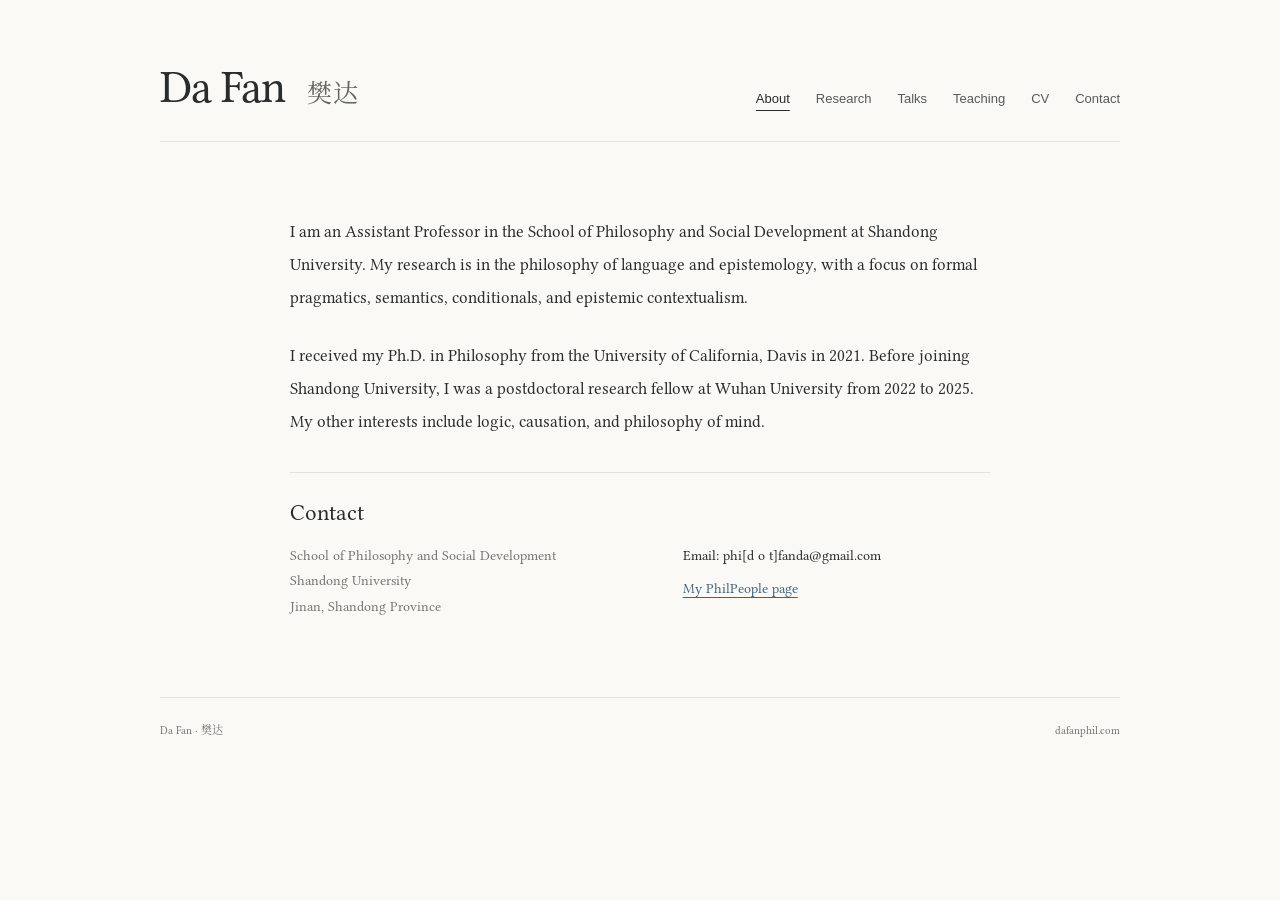
<file: index.html>
<!doctype html>
<html lang="en">
<head>
  <meta charset="utf-8">
  <meta name="viewport" content="width=device-width, initial-scale=1">
  <meta name="description" content="Da Fan (樊达), Assistant Professor at Shandong University. Philosophy of language and epistemology.">
  <meta name="color-scheme" content="light">
  <title>Da Fan 樊达</title>
  <link rel="stylesheet" href="styles.css">
  <link rel="icon" href="favicon.ico" sizes="any">
  <link rel="icon" type="image/png" href="favicon-32.png" sizes="32x32">
  <link rel="apple-touch-icon" href="apple-touch-icon.png">
</head>
<body id="top">
  <a class="skip-link" href="#main">Skip to content</a>
  <div class="shell">
    <header class="masthead">
      <div>
        <a class="name" href="index.html">Da Fan <span class="native-name" lang="zh-Hans">樊达</span></a>
      </div>
      <nav aria-label="Main navigation">
        <a href="index.html" aria-current="page">About</a>
        <a href="research.html">Research</a>
        <a href="talks.html">Talks</a>
        <a href="teaching.html">Teaching</a>
        <a href="cv.html">CV</a>
        <a href="contact.html">Contact</a>
      </nav>
    </header>
    <main id="main" class="home-page">
      <article class="home-introduction" aria-labelledby="intro-heading">
        <h1 class="visually-hidden" id="intro-heading">About Da Fan</h1>
        <p>I am an Assistant Professor in the School of Philosophy and Social Development at Shandong University. My research is in the philosophy of language and epistemology, with a focus on formal pragmatics, semantics, conditionals, and epistemic contextualism.</p>
        <p>I received my Ph.D. in Philosophy from the University of California, Davis in 2021. Before joining Shandong University, I was a postdoctoral research fellow at Wuhan University from 2022 to 2025. My other interests include logic, causation, and philosophy of mind.</p>
        <section class="home-contact" aria-labelledby="home-contact-heading">
          <h2 id="home-contact-heading">Contact</h2>
          <div class="home-contact-grid">
            <address>School of Philosophy and Social Development<br>Shandong University<br>Jinan, Shandong Province</address>
            <div class="home-contact-links"><p>Email: phi[d o t]fanda@gmail.com</p><a href="https://philpeople.org/profiles/da-fan">My PhilPeople page</a></div>
          </div>
        </section>
      </article>
    </main>
    <footer>
      <span>Da Fan · <span lang="zh-Hans">樊达</span></span>
      <span>dafanphil.com</span>
    </footer>
  </div>
  <!-- Cloudflare Web Analytics --><script type='module' src='https://static.cloudflareinsights.com/beacon.min.js' data-cf-beacon='{"token": "ab16fde7181249f1800c8cd8074f5512"}'></script><!-- End Cloudflare Web Analytics -->
</body>
</html>
</file>
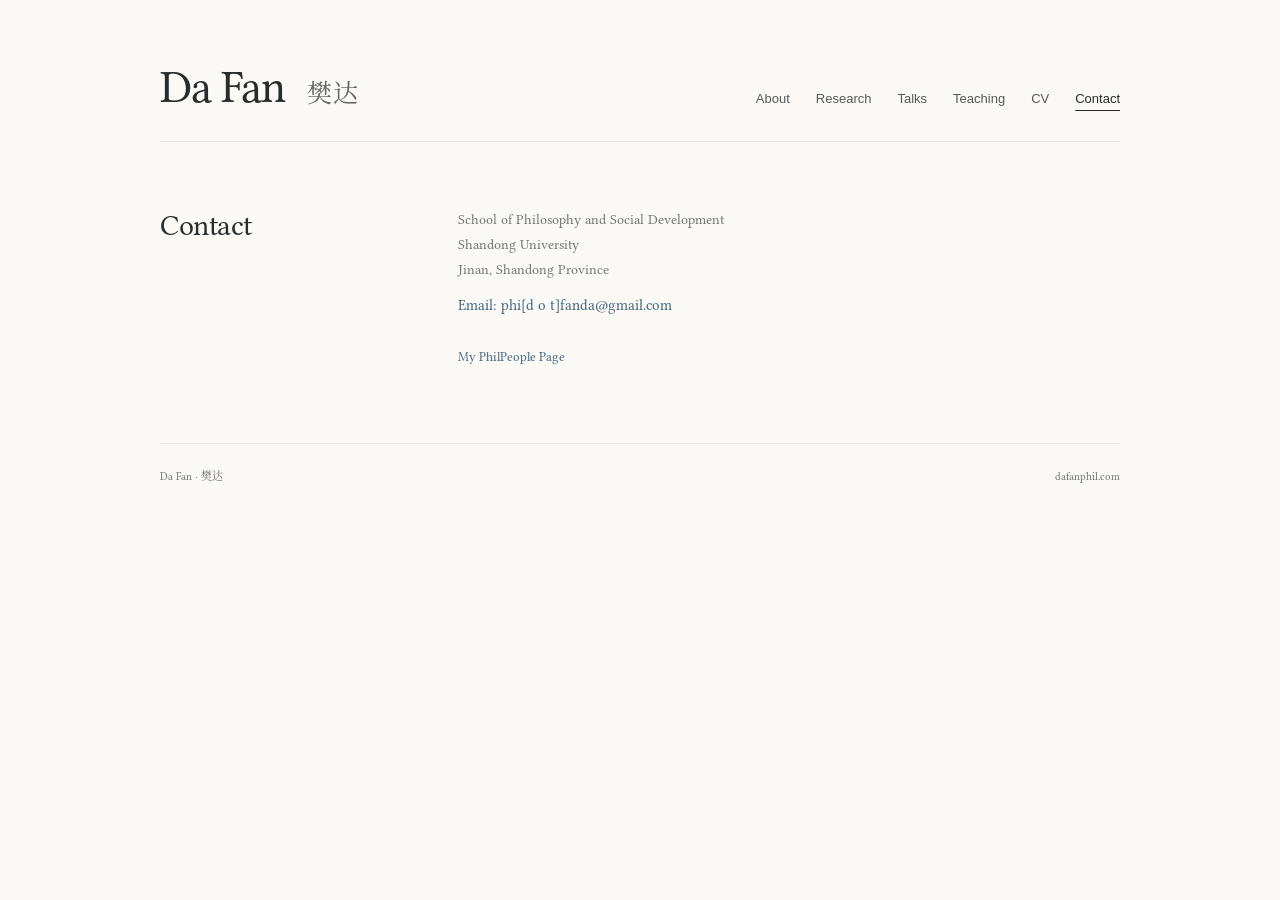
<file: contact.html>
<!doctype html>
<html lang="en">
<head>
  <meta charset="utf-8">
  <meta name="viewport" content="width=device-width, initial-scale=1">
  <meta name="description" content="Contact Da Fan at the School of Philosophy and Social Development, Shandong University.">
  <meta name="color-scheme" content="light">
  <title>Contact · Da Fan</title>
  <link rel="stylesheet" href="styles.css">
  <link rel="icon" href="favicon.ico" sizes="any">
  <link rel="icon" type="image/png" href="favicon-32.png" sizes="32x32">
  <link rel="apple-touch-icon" href="apple-touch-icon.png">
</head>
<body id="top">
  <a class="skip-link" href="#main">Skip to content</a>
  <div class="shell">
    <header class="masthead">
      <div>
        <a class="name" href="index.html">Da Fan <span class="native-name" lang="zh-Hans">樊达</span></a>
      </div>
      <nav aria-label="Main navigation">
        <a href="index.html">About</a>
        <a href="research.html">Research</a>
        <a href="talks.html">Talks</a>
        <a href="teaching.html">Teaching</a>
        <a href="cv.html">CV</a>
        <a href="contact.html" aria-current="page">Contact</a>
      </nav>
    </header>
    <main id="main" class="content-page">
      <section class="section" id="contact" aria-labelledby="contact-heading">
        <div><h1 id="contact-heading">Contact</h1></div>
        <div><p class="contact-copy">School of Philosophy and Social Development<br>Shandong University<br>Jinan, Shandong Province</p><p class="email">Email: phi[d o t]fanda@gmail.com</p></p><div class="profile-links" aria-label="Academic profile"><a href="https://philpeople.org/profiles/da-fan">My PhilPeople Page</a></div></div>
      </section>
    </main>
    <footer>
      <span>Da Fan · <span lang="zh-Hans">樊达</span></span>
      <span>dafanphil.com</span>
    </footer>
  </div>
  <!-- Cloudflare Web Analytics --><script type='module' src='https://static.cloudflareinsights.com/beacon.min.js' data-cf-beacon='{"token": "ab16fde7181249f1800c8cd8074f5512"}'></script><!-- End Cloudflare Web Analytics -->
</body>
</html>
</file>
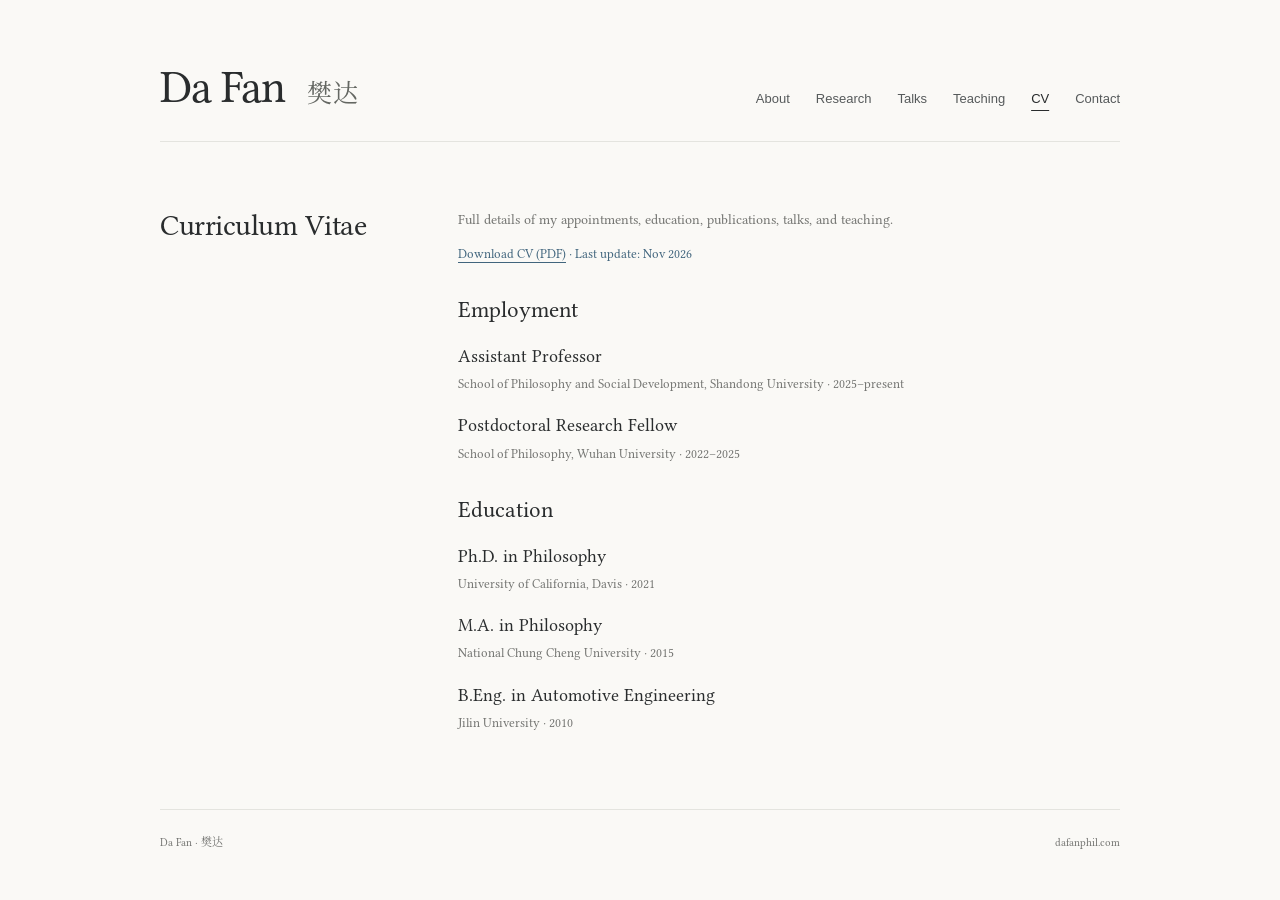
<file: cv.html>
<!doctype html>
<html lang="en">
<head>
  <meta charset="utf-8">
  <meta name="viewport" content="width=device-width, initial-scale=1">
  <meta name="description" content="Curriculum vitae, employment, and education of Da Fan. Download the CV as a PDF.">
  <meta name="color-scheme" content="light">
  <title>Curriculum Vitae · Da Fan</title>
  <link rel="stylesheet" href="styles.css">
  <link rel="icon" href="favicon.ico" sizes="any">
  <link rel="icon" type="image/png" href="favicon-32.png" sizes="32x32">
  <link rel="apple-touch-icon" href="apple-touch-icon.png">
</head>
<body id="top">
  <a class="skip-link" href="#main">Skip to content</a>
  <div class="shell">
    <header class="masthead">
      <div>
        <a class="name" href="index.html">Da Fan <span class="native-name" lang="zh-Hans">樊达</span></a>
      </div>
      <nav aria-label="Main navigation">
        <a href="index.html">About</a>
        <a href="research.html">Research</a>
        <a href="talks.html">Talks</a>
        <a href="teaching.html">Teaching</a>
        <a href="cv.html" aria-current="page">CV</a>
        <a href="contact.html">Contact</a>
      </nav>
    </header>
    <main id="main" class="content-page">
      <section class="section" id="cv" aria-labelledby="cv-heading">
        <div><h1 id="cv-heading">Curriculum Vitae</h1></div>
        <div>
          <p class="small-copy">Full details of my appointments, education, publications, talks, and teaching.</p>
          <div class="cv-caption"><a href="cv.pdf" download="Da-Fan-CV.pdf">Download CV (PDF)</a> · Last update: Nov 2026</div>
          <h2 class="cv-subheading">Employment</h2>
          <dl class="education cv-records">
            <div><dt>Assistant Professor</dt><dd>School of Philosophy and Social Development, Shandong University · 2025–present</dd></div>
            <div><dt>Postdoctoral Research Fellow</dt><dd>School of Philosophy, Wuhan University · 2022–2025</dd></div>
          </dl>
          <h2 class="cv-subheading">Education</h2>
          <dl class="education cv-records">
            <div><dt>Ph.D. in Philosophy</dt><dd>University of California, Davis · 2021</dd></div>
            <div><dt>M.A. in Philosophy</dt><dd>National Chung Cheng University · 2015</dd></div>
            <div><dt>B.Eng. in Automotive Engineering</dt><dd>Jilin University · 2010</dd></div>
          </dl>
        </div>
      </section>
    </main>
    <footer>
      <span>Da Fan · <span lang="zh-Hans">樊达</span></span>
      <span>dafanphil.com</span>
    </footer>
  </div>
  <!-- Cloudflare Web Analytics --><script type='module' src='https://static.cloudflareinsights.com/beacon.min.js' data-cf-beacon='{"token": "ab16fde7181249f1800c8cd8074f5512"}'></script><!-- End Cloudflare Web Analytics -->
</body>
</html>
</file>
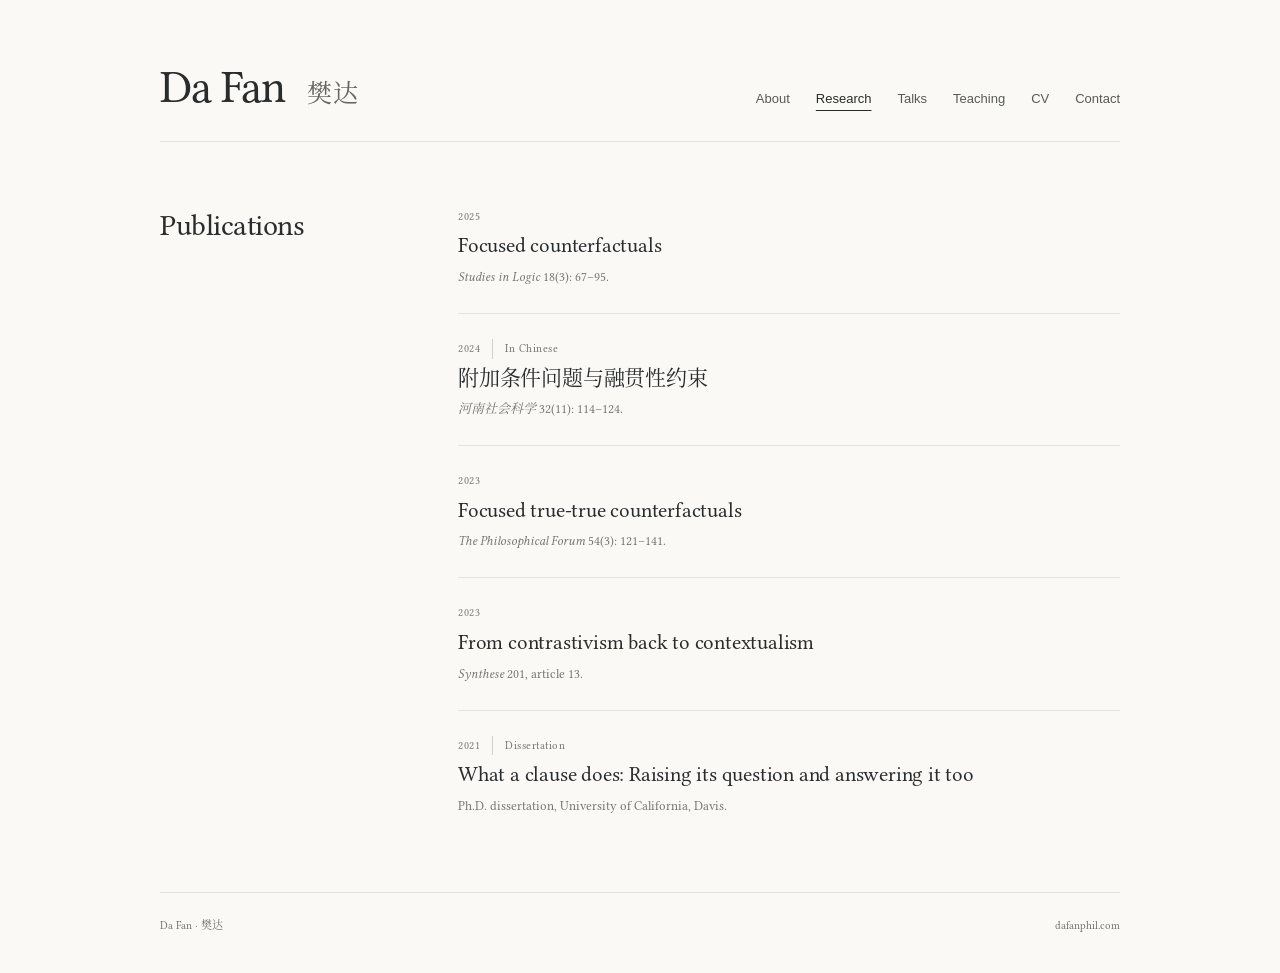
<file: research.html>
<!doctype html>
<html lang="en">
<head>
  <meta charset="utf-8">
  <meta name="viewport" content="width=device-width, initial-scale=1">
  <meta name="description" content="Journal articles and dissertation by Da Fan on conditionals, semantics, and epistemic contextualism.">
  <meta name="color-scheme" content="light">
  <title>Research · Da Fan</title>
  <link rel="stylesheet" href="styles.css">
  <link rel="icon" href="favicon.ico" sizes="any">
  <link rel="icon" type="image/png" href="favicon-32.png" sizes="32x32">
  <link rel="apple-touch-icon" href="apple-touch-icon.png">
</head>
<body id="top">
  <a class="skip-link" href="#main">Skip to content</a>
  <div class="shell">
    <header class="masthead">
      <div>
        <a class="name" href="index.html">Da Fan <span class="native-name" lang="zh-Hans">樊达</span></a>
      </div>
      <nav aria-label="Main navigation">
        <a href="index.html">About</a>
        <a href="research.html" aria-current="page">Research</a>
        <a href="talks.html">Talks</a>
        <a href="teaching.html">Teaching</a>
        <a href="cv.html">CV</a>
        <a href="contact.html">Contact</a>
      </nav>
    </header>
    <main id="main" class="content-page">
      <section class="section" id="research" aria-labelledby="research-heading">
        <div>
          <h1 id="research-heading">Publications</h1>
        </div>
        <ol class="papers">
          <li class="paper">
            <div class="paper-meta"><span>2025</span></div>
            <h3>Focused counterfactuals</h3>
            <p class="citation"><i>Studies in Logic</i> 18(3): 67–95.</p>
          </li>
          <li class="paper">
            <div class="paper-meta"><span>2024</span><span>In Chinese</span></div>
            <h3 lang="zh-Hans">附加条件问题与融贯性约束</h3>
            <p class="citation"><i lang="zh-Hans">河南社会科学</i> 32(11): 114–124.</p>
          </li>
          <li class="paper">
            <div class="paper-meta"><span>2023</span></div>
            <h3><a href="https://doi.org/10.1111/phil.12337">Focused true-true counterfactuals</a></h3>
            <p class="citation"><i>The Philosophical Forum</i> 54(3): 121–141.</p>
          </li>
          <li class="paper">
            <div class="paper-meta"><span>2023</span></div>
            <h3><a href="https://doi.org/10.1007/s11229-022-04010-4">From contrastivism back to contextualism</a></h3>
            <p class="citation"><i>Synthese</i> 201, article 13.</p>
          </li>
          <li class="paper">
            <div class="paper-meta"><span>2021</span><span>Dissertation</span></div>
            <h3><a href="https://escholarship.org/uc/item/46d6f0b5">What a clause does: Raising its question and answering it too</a></h3>
            <p class="citation">Ph.D. dissertation, University of California, Davis.</p>
          </li>
        </ol>
      </section>
    </main>
    <footer>
      <span>Da Fan · <span lang="zh-Hans">樊达</span></span>
      <span>dafanphil.com</span>
    </footer>
  </div>
  <!-- Cloudflare Web Analytics --><script type='module' src='https://static.cloudflareinsights.com/beacon.min.js' data-cf-beacon='{"token": "ab16fde7181249f1800c8cd8074f5512"}'></script><!-- End Cloudflare Web Analytics -->
</body>
</html>
</file>
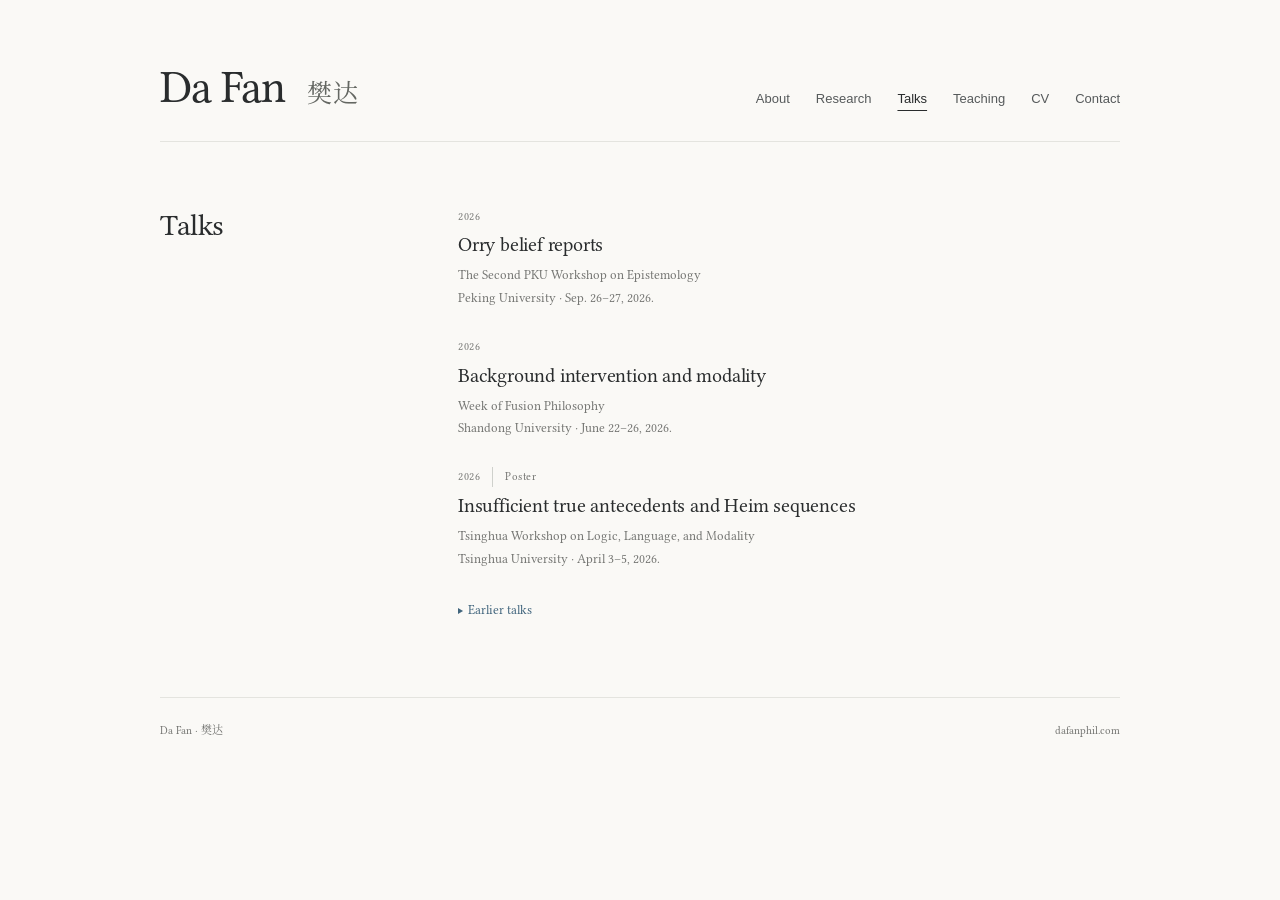
<file: talks.html>
<!doctype html>
<html lang="en">
<head>
  <meta charset="utf-8">
  <meta name="viewport" content="width=device-width, initial-scale=1">
  <meta name="description" content="Recent philosophical talks and presentations by Da Fan.">
  <meta name="color-scheme" content="light">
  <title>Talks · Da Fan</title>
  <link rel="stylesheet" href="styles.css">
  <link rel="icon" href="favicon.ico" sizes="any">
  <link rel="icon" type="image/png" href="favicon-32.png" sizes="32x32">
  <link rel="apple-touch-icon" href="apple-touch-icon.png">
</head>
<body id="top">
  <a class="skip-link" href="#main">Skip to content</a>
  <div class="shell">
    <header class="masthead">
      <div>
        <a class="name" href="index.html">Da Fan <span class="native-name" lang="zh-Hans">樊达</span></a>
      </div>
      <nav aria-label="Main navigation">
        <a href="index.html">About</a>
        <a href="research.html">Research</a>
        <a href="talks.html" aria-current="page">Talks</a>
        <a href="teaching.html">Teaching</a>
        <a href="cv.html">CV</a>
        <a href="contact.html">Contact</a>
      </nav>
    </header>
    <main id="main" class="content-page">
      <section class="section" id="talks" aria-labelledby="talks-heading">
        <div><h1 id="talks-heading">Talks</h1></div>
        <div>
          <div class="talk"><div class="paper-meta"><span>2026</span></div><h3>Orry belief reports</h3><p>The Second PKU Workshop on Epistemology<br>Peking University · Sep. 26–27, 2026.</p></div>
          <div class="talk"><div class="paper-meta"><span>2026</span></div><h3>Background intervention and modality</h3><p>Week of Fusion Philosophy<br>Shandong University · June 22–26, 2026.</p></div>
          <div class="talk"><div class="paper-meta"><span>2026</span><span>Poster</span></div><h3>Insufficient true antecedents and Heim sequences</h3><p>Tsinghua Workshop on Logic, Language, and Modality<br>Tsinghua University · April 3–5, 2026.</p></div>
          <details class="talks-history">
            <summary>Earlier talks</summary>
            <div class="archive-list">
          <div class="talk"><div class="paper-meta"><span>2025</span></div><h3>Non-Contradictory Epistemic Contradictions</h3><p>Annual Conference of Shandong Association of Logic（山东省逻辑学会年会）<br>Shandong University of Aeronautics · September, 2025.</p></div>
          <div class="talk"><div class="paper-meta"><span>2025</span></div><h3>Non-Contradictory Epistemic Contradictions</h3><p>Conference on Concepts and Reasoning（“概念与推理”研讨会）<br>Qingdao University · September, 2025.</p></div>
          <div class="talk"><div class="paper-meta"><span>2024</span></div><h3>Insufficient true antecedents and Heim sequences</h3><p>15th National Analytic Philosophy Conference（第十五届全国分析哲学会议）<br>Shandong University · October, 2024.</p></div>
          <div class="talk"><div class="paper-meta"><span>2023</span></div><h3>Loose knowledge content</h3><p>Colloquium Series, School of Philosophy<br>Wuhan University · Nov. 16, 2023.</p></div>
          <div class="talk"><div class="paper-meta"><span>2023</span></div><h3>Loose knowledge content</h3><p>1st ZJU-WHU Analytic Philosophy Workshop<br>Zhejiang University · May 13–14, 2023.</p></div>
          <div class="talk"><div class="paper-meta"><span>2023</span></div><h3>Insufficient true antecedents and Heim sequences</h3><p>5th Young Scholars&#x27; Workshop on Science and Philosophy（第五届科学与哲学青年学者工作坊）<br>Sichuan University · April 15–16, 2023.</p></div>
          <div class="talk"><div class="paper-meta"><span>2022</span></div><h3>A semantic approach to loose talk</h3><p>Colloquium of the Department of Philosophy<br>Sichuan University · Dec. 8, 2022.</p></div>
          <div class="talk"><div class="paper-meta"><span>2022</span></div><h3>Focused true-true counterfactuals</h3><p>13th National Analytic Philosophy Conference（第十三届全国分析哲学会议）<br>Southwest Minzu University · May 21–22, 2022.</p></div>
          <div class="talk"><div class="paper-meta"><span>2019</span></div><h3>Focused counterfactuals</h3><p>International Conference on Modality, Logic and Philosophy<br>Peking University · October 12–13, 2019.</p></div>
          <div class="talk"><div class="paper-meta"><span>2018</span></div><h3>Focused counterfactuals</h3><p>Taiwan Philosophical Logic Colloquium (TPLC)<br>Taiwan University · November 16–17, 2018.</p></div>
          <div class="talk"><div class="paper-meta"><span>2014</span></div><h3>Trumping self-containment</h3><p>Conference on Knowledge and Logic (知识与逻辑研讨会)<br>Taiwan University · November 22–23, 2014.</p></div>
          <div class="talk"><div class="paper-meta"><span>2014</span></div><h3>Trumping self-containment</h3><p>Annual Conference of Taiwan Philosophy Association<br>Soochow University · November 1–2, 2014.</p></div>
          <div class="talk"><div class="paper-meta"><span>2014</span></div><h3>The powerlessness of laws</h3><p>With Lintong Wang</p><p>The Second Asian Workshop on Philosophical Logic (AWPL)<br>Sun Yat-Sen University · April 5–6, 2014.</p></div>
            </div>
          </details>
        </div>
      </section>
    </main>
    <footer>
      <span>Da Fan · <span lang="zh-Hans">樊达</span></span>
      <span>dafanphil.com</span>
    </footer>
  </div>
  <!-- Cloudflare Web Analytics --><script type='module' src='https://static.cloudflareinsights.com/beacon.min.js' data-cf-beacon='{"token": "ab16fde7181249f1800c8cd8074f5512"}'></script><!-- End Cloudflare Web Analytics -->
</body>
</html>
</file>
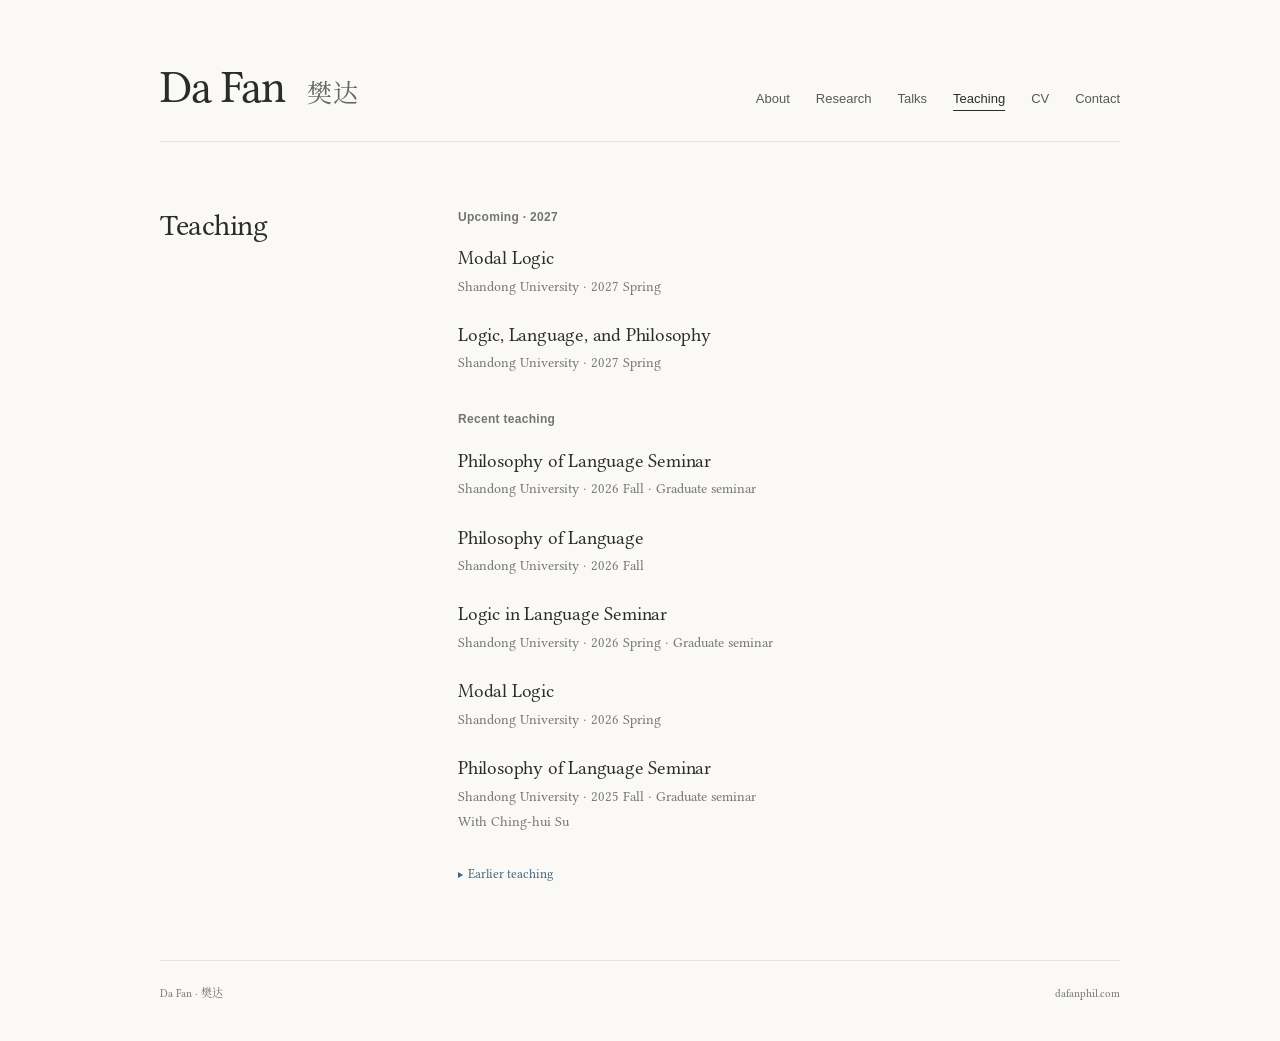
<file: teaching.html>
<!doctype html>
<html lang="en">
<head>
  <meta charset="utf-8">
  <meta name="viewport" content="width=device-width, initial-scale=1">
  <meta name="description" content="Courses taught by Da Fan at Shandong University, Wuhan University, and the University of California, Davis.">
  <meta name="color-scheme" content="light">
  <title>Teaching · Da Fan</title>
  <link rel="stylesheet" href="styles.css">
  <link rel="icon" href="favicon.ico" sizes="any">
  <link rel="icon" type="image/png" href="favicon-32.png" sizes="32x32">
  <link rel="apple-touch-icon" href="apple-touch-icon.png">
</head>
<body id="top">
  <a class="skip-link" href="#main">Skip to content</a>
  <div class="shell">
    <header class="masthead">
      <div>
        <a class="name" href="index.html">Da Fan <span class="native-name" lang="zh-Hans">樊达</span></a>
      </div>
      <nav aria-label="Main navigation">
        <a href="index.html">About</a>
        <a href="research.html">Research</a>
        <a href="talks.html">Talks</a>
        <a href="teaching.html" aria-current="page">Teaching</a>
        <a href="cv.html">CV</a>
        <a href="contact.html">Contact</a>
      </nav>
    </header>
    <main id="main" class="content-page">
      <section class="section" id="teaching" aria-labelledby="teaching-heading">
        <div><h1 id="teaching-heading">Teaching</h1></div>
        <div>
          <div class="course-group">
            <h2>Upcoming · 2027</h2>
            <div class="course"><h3>Modal Logic</h3><p>Shandong University · 2027 Spring</p></div>
            <div class="course"><h3>Logic, Language, and Philosophy</h3><p>Shandong University · 2027 Spring</p></div>
          </div>
          <div class="course-group">
            <h2>Recent teaching</h2>
            <div class="course"><h3>Philosophy of Language Seminar</h3><p>Shandong University · 2026 Fall · Graduate seminar</p></div>
            <div class="course"><h3>Philosophy of Language</h3><p>Shandong University · 2026 Fall </p></div>
            <div class="course"><h3>Logic in Language Seminar</h3><p>Shandong University · 2026 Spring · Graduate seminar</p></div>
            <div class="course"><h3>Modal Logic</h3><p>Shandong University · 2026 Spring </p></div>
            <div class="course"><h3>Philosophy of Language Seminar</h3><p>Shandong University · 2025 Fall · Graduate seminar<br>With Ching-hui Su</p></div>
          </div>
          <details class="teaching-history">
            <summary>Earlier teaching</summary>
            <h3>Wuhan University</h3>
            <ul>
              <li>2024 · Philosophy of Logic Seminar (graduate), with Bo Chen</li>
              <li>2024 · Philosophy of Language Seminar</li>
              <li>2023-2024 · Philosophical Thinking and Writing (graduate), with Siyou Ge, Bo Chen, and Zhifang Zhu</li>
              <li>2023 · Philosophy of Language</li>
              <li>2023 · Philosophy of Language Seminar (graduate), with Bo Chen</li>
              <li>2022 · Philosophy of Mind, with Tim Perrine</li>
            </ul>
            <h3>University of California, Davis</h3>
            <ul>
              <li>2021 · Intermediate Symbolic Logic</li>
              <li>2020 · Introduction to Symbolic Logic</li>
              <li>2019 · Introduction to Cognitive Science</li>
              <li>2019 · Scientific Reason</li>
            </ul>
          </details>
        </div>
      </section>
    </main>
    <footer>
      <span>Da Fan · <span lang="zh-Hans">樊达</span></span>
      <span>dafanphil.com</span>
    </footer>
  </div>
  <!-- Cloudflare Web Analytics --><script type='module' src='https://static.cloudflareinsights.com/beacon.min.js' data-cf-beacon='{"token": "ab16fde7181249f1800c8cd8074f5512"}'></script><!-- End Cloudflare Web Analytics -->
</body>
</html>
</file>
<file: styles.css>
/* Self-hosted Source Han Serif Regular for all CJK characters. */
@font-face {
  font-family: "Site Chinese";
  src: url("fonts/SourceHanSerifCN-Regular.otf") format("opentype");
  font-style: normal;
  font-weight: 400;
  font-display: swap;
  unicode-range: U+2E80-303F, U+3100-312F, U+31A0-31BF, U+31C0-31EF, U+3400-4DBF, U+4E00-9FFF, U+F900-FAFF, U+FE10-FE1F, U+FE30-FE4F, U+FF00-FFEF, U+20000-323AF;
}

@font-face {
  font-family: "Libertinus Serif";
  src: url("fonts/LibertinusSerif-Regular.otf") format("opentype");
  font-style: normal;
  font-weight: 400;
  font-display: swap;
}

@font-face {
  font-family: "Libertinus Serif";
  src: url("fonts/LibertinusSerif-Italic.otf") format("opentype");
  font-style: italic;
  font-weight: 400;
  font-display: swap;
}

@font-face {
  font-family: "Libertinus Serif";
  src: url("fonts/LibertinusSerif-Bold.otf") format("opentype");
  font-style: normal;
  font-weight: 700;
  font-display: swap;
}

@font-face {
  font-family: "Libertinus Serif";
  src: url("fonts/LibertinusSerif-BoldItalic.otf") format("opentype");
  font-style: italic;
  font-weight: 700;
  font-display: swap;
}

:root {
  --ink: #292c2d;
  --muted: #747572;
  --link: #41657d;
  --line: #e4e4df;
  --chinese: "Site Chinese", "Songti SC", "Noto Serif CJK SC", serif;
  --serif: "Site Chinese", "Libertinus Serif", Georgia, "Times New Roman", "Songti SC", "Noto Serif CJK SC", serif;
  --sans: "Site Chinese", -apple-system, BlinkMacSystemFont, "Segoe UI", Arial, "Songti SC", "Noto Serif CJK SC", sans-serif;
}
:lang(zh) { font-family: var(--chinese); }
* { box-sizing: border-box; }
html { scroll-padding-top: 32px; }
body { margin: 0; background: #FAF9F6; color: var(--ink); font: 16px/1.8 var(--serif); -webkit-font-smoothing: antialiased; }
a { color: var(--link); text-decoration-thickness: 1px; text-underline-offset: 4px; }
a:hover { color: var(--ink); }
a:focus-visible, summary:focus-visible { outline: 2px solid var(--link); outline-offset: 6px; border-radius: 1px; }
.shell { width: min(100% - 96px, 960px); margin-inline: auto; }
.skip-link { position: absolute; top: -100px; left: 20px; padding: 8px 16px; background: #fff; z-index: 2; }
.skip-link:focus { top: 12px; }
.visually-hidden { position: absolute; width: 1px; height: 1px; padding: 0; margin: -1px; overflow: hidden; clip-path: inset(50%); white-space: nowrap; border: 0; }
.masthead { padding-block: 62px 27px; display: flex; align-items: flex-end; justify-content: space-between; gap: 30px; border-bottom: 1px solid var(--line); }
.name { color: var(--ink); font: normal 46px/1.12 var(--serif); letter-spacing: -1.4px; text-decoration: none; white-space: nowrap; }
.native-name { font-family: var(--chinese); font-size: 25px; font-weight: normal; letter-spacing: 1px; margin-left: 12px; color: #646762; }
.discipline { margin: 10px 0 0; font-size: 12px; color: var(--muted); letter-spacing: 1.3px; }
nav { font-family: var(--sans); display: flex; flex-wrap: wrap; gap: 12px 26px; padding-bottom: 3px; font-size: 13px; }
nav a { color: #565a5b; text-decoration: none; }
nav a:hover, nav a[aria-current="page"] { color: var(--ink); text-decoration: underline; text-underline-offset: 7px; }
.home-introduction { max-width: 700px; margin-inline: auto; padding-block: 73px 78px; font-size: 17px; line-height: 1.95; }
.home-introduction p { margin: 0; }
.home-introduction p + p { margin-top: 25px; }
.home-contact { margin-top: 34px; padding-top: 25px; border-top: 1px solid var(--line); font-size: 14px; line-height: 1.8; }
.home-contact h2 { margin: 0 0 15px; font-size: 23px; line-height: 1.3; }
.home-contact-grid { display: grid; grid-template-columns: minmax(0, 1.2fr) minmax(0, 1fr); gap: 24px; }
.home-contact address { font-style: normal; color: var(--muted); }
.home-contact-links { display: flex; flex-direction: column; align-items: flex-start; gap: 8px; overflow-wrap: anywhere; }
.section { display: grid; grid-template-columns: 228px minmax(0, 1fr); gap: 70px; padding-block: 65px 75px; }
h1, h2, h3 { font-family: var(--serif); font-weight: normal; }
h1 { font-size: 30px; line-height: 1.25; letter-spacing: -.5px; margin: 0; }
.section-note { max-width: 180px; margin-top: 13px; font-size: 12px; line-height: 1.65; color: var(--muted); }
.papers { margin: 0; padding: 0; list-style: none; }
.paper { padding-block: 0 25px; }
.paper + .paper { border-top: 1px solid var(--line); padding-top: 25px; }
.paper:last-child { padding-bottom: 0; }
.paper-meta { display: flex; flex-wrap: wrap; gap: 12px; margin-bottom: 5px; font-size: 11px; color: var(--muted); letter-spacing: .5px; }
.paper-meta span + span { border-left: 1px solid #cfd1cc; padding-left: 12px; }
h3 { font-size: 21px; line-height: 1.4; letter-spacing: -.2px; margin: 0 0 5px; }
h3 a { text-decoration: none; }
h3 a:hover { text-decoration: underline; }
.citation { font-size: 13px; line-height: 1.7; margin: 0; color: var(--muted); }
details { max-width: 100%; }
summary { cursor: pointer; width: fit-content; color: var(--link); }
summary::marker { font-size: 9px; }
.teaching-history { margin-top: 28px; }
.teaching-history summary { font-size: 13px; }
.teaching-history h3 { font: 600 13px/1.6 var(--sans); margin: 23px 0 10px; }
.teaching-history ul { padding-left: 18px; margin: 0; font-size: 13px; color: var(--muted); }
.teaching-history li + li { margin-top: 9px; }
.talks-history { margin-top: 28px; }
.talks-history summary { font-size: 13px; }
.archive-list { margin-top: 26px; }
.talks-history .talk h3 { font-size: 19px; }
.teaching-note { margin: 24px 0 0; font-size: 12px; color: var(--muted); }
.course + .course { margin-top: 23px; }
.course h3 { font-size: 19px; margin-bottom: 2px; }
.course-group + .course-group { margin-top: 34px; }
.course-group > h2 { margin: 0 0 18px; font: 600 12px/1.7 var(--sans); color: var(--muted); letter-spacing: .3px; }
.course p, .small-copy { margin: 0; font-size: 14px; color: var(--muted); }
.education { margin: 26px 0 0; }
.education div + div { margin-top: 17px; }
.education dt { font: normal 18px/1.45 var(--serif); }
.education dd { margin: 3px 0 0; font-size: 13px; color: var(--muted); }
.service-note { margin: 26px 0 0; padding-top: 21px; border-top: 1px solid var(--line); font-size: 13px; color: var(--muted); }
.talk + .talk { margin-top: 27px; }
.talk h3 { font-size: 20px; }
.talk p { margin: 5px 0 0; font-size: 13px; line-height: 1.75; color: var(--muted); }
.cv-caption { margin-top: 10px; color: var(--link); font-size: 13px; }
.contact-copy { margin: 0 0 10px; font-size: 14px; color: var(--muted); }
.email { margin: 0; color: var(--link); font-size: 15px; overflow-wrap: anywhere; }
.profile-links { display: flex; flex-wrap: wrap; gap: 9px 18px; margin-top: 26px; font-size: 13px; }
.profile-links a { text-decoration: none; }
.profile-links a:hover { text-decoration: underline; }
footer { border-top: 1px solid var(--line); padding-block: 23px 37px; display: flex; flex-wrap: wrap; gap: 10px 25px; justify-content: space-between; font-size: 11px; color: var(--muted); }
@media (min-width: 1450px) {
  .shell { max-width: 1000px; }
  .masthead { padding-top: 76px; }
}
@media (max-width: 800px) {
  .shell { width: min(100% - 56px, 680px); }
  .masthead { padding-top: 38px; align-items: flex-start; flex-direction: column; gap: 24px; }
  .name { font-size: 42px; }
  nav { gap: 12px 24px; }
  .home-introduction { padding-block: 49px 57px; font-size: 16px; }
  .section { grid-template-columns: 170px minmax(0, 1fr); gap: 36px; padding-block: 48px 58px; }
  body { font-size: 15px; }
}
@media (max-width: 560px) {
  .shell { width: calc(100% - 44px); }
  .masthead { padding-top: 31px; padding-bottom: 22px; gap: 24px; }
  .name { font-size: 40px; }
  .native-name { font-size: 23px; }
  .discipline { font-size: 11px; }
  nav { width: 100%; gap: 12px 0; justify-content: space-between; font-size: 12px; }
  .home-introduction { padding-block: 37px 45px; font-size: 16px; line-height: 1.9; }
  .home-introduction p + p { margin-top: 23px; }
  .home-contact-grid { grid-template-columns: 1fr; gap: 18px; }
  .section { grid-template-columns: 1fr; gap: 27px; padding-block: 36px 43px; }
  .section-note { max-width: none; margin-top: 10px; }
  h1 { font-size: 30px; }
  h3 { font-size: 21px; }
  footer { padding-bottom: 29px; }
}
@media print {
  .shell { width: 100%; }
  .masthead { padding-top: 0; }
  nav, .skip-link { display: none; }
  .home-introduction { max-width: none; padding-block: 30px; }
  .section { gap: 35px; grid-template-columns: 160px 1fr; padding-block: 30px; }
}

.cv-subheading { margin: 30px 0 0; font-size: 23px; line-height: 1.3; }
.cv-records { margin-top: 18px; }

.paper h3 a, .paper h3 a:visited { color: var(--ink); }
</file>
